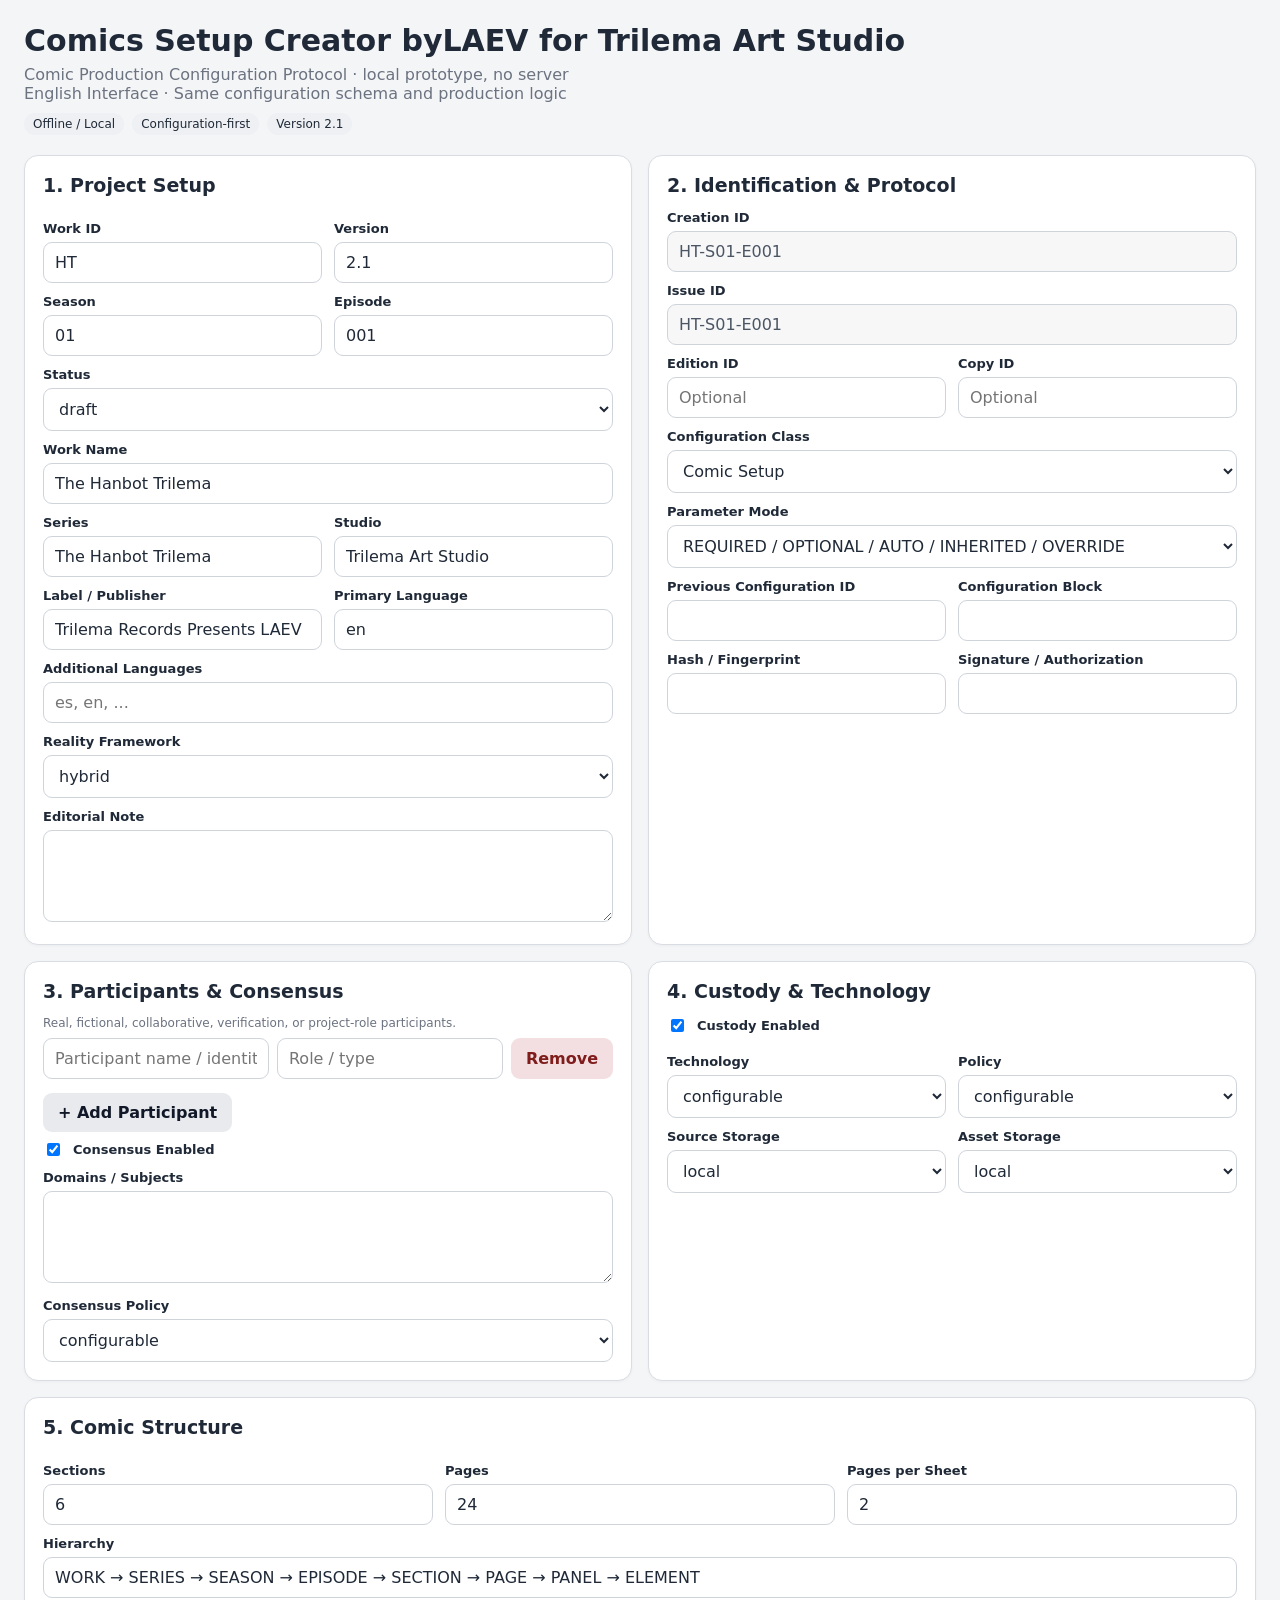
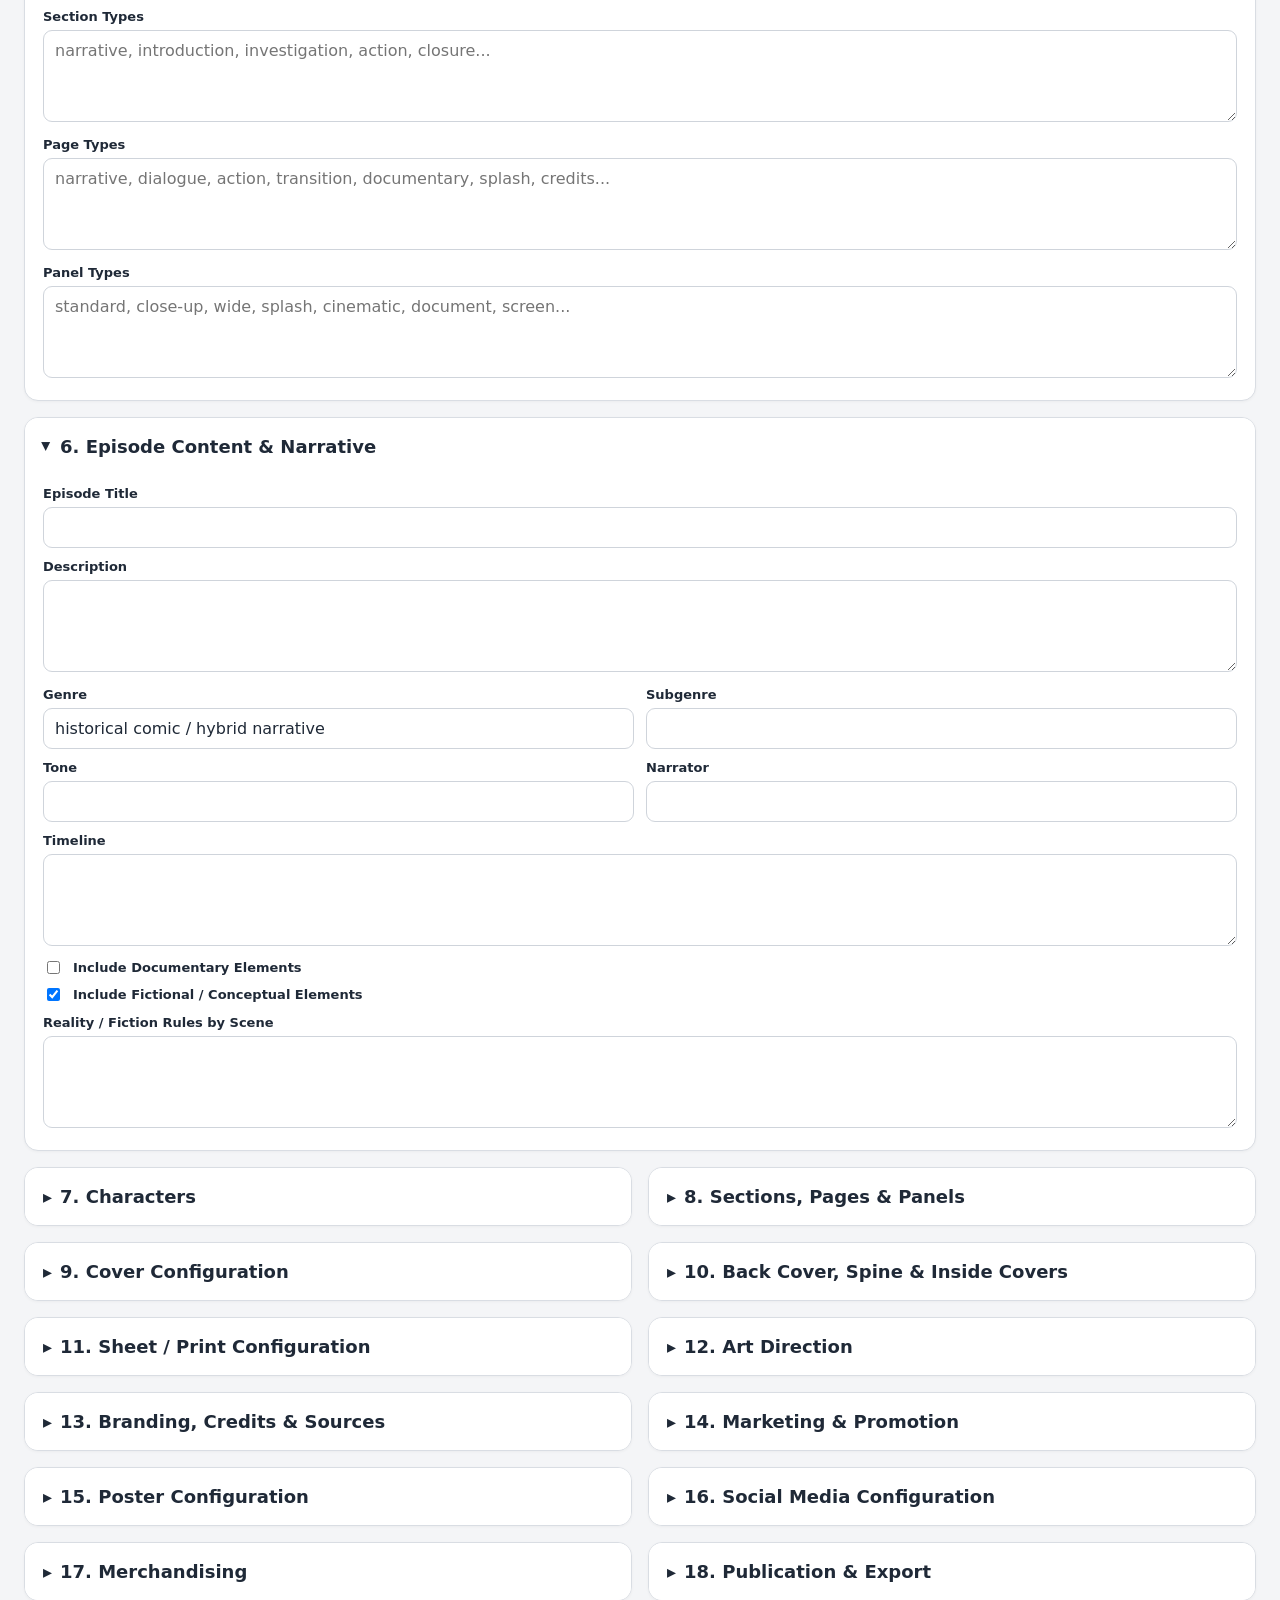
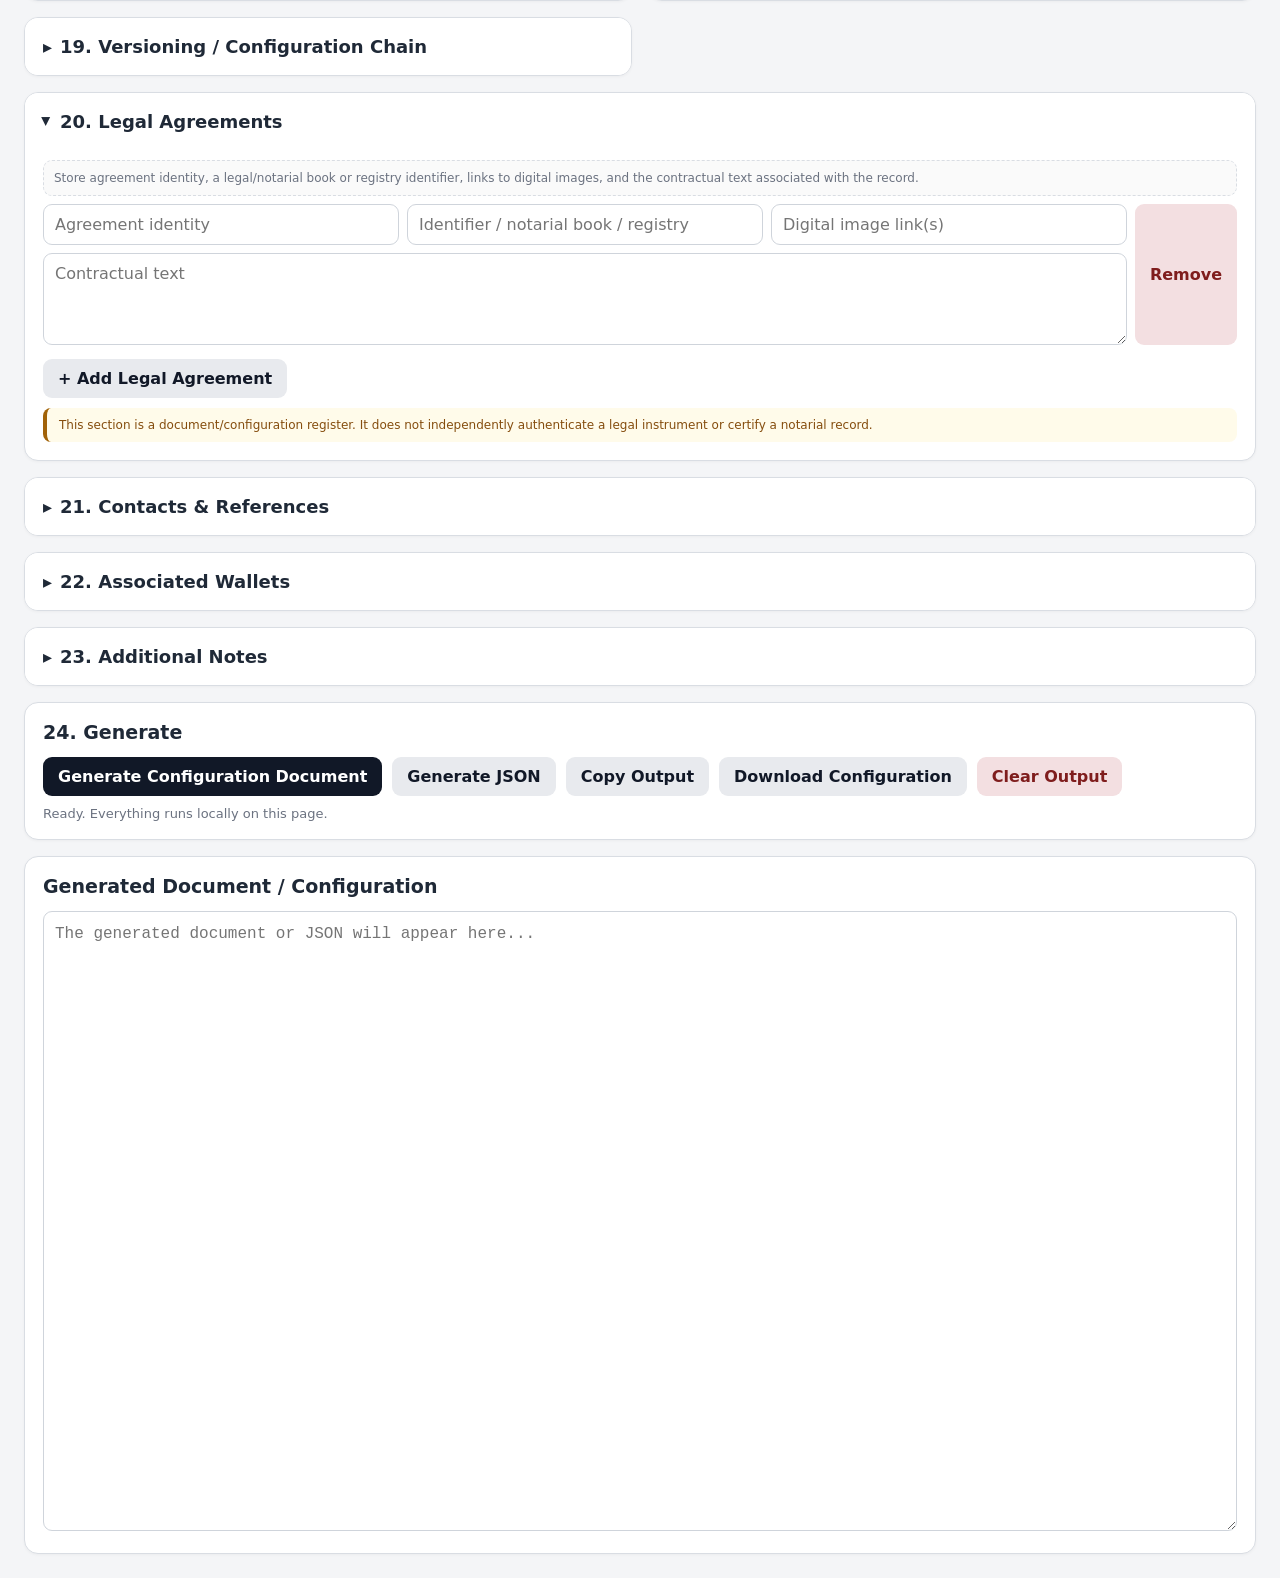
<file: trilema-art-studio/comics/Comics Setup Creator byLAEV for Trilema Art Studio.html>
<!doctype html>
<html lang="en">
<head>
<meta charset="utf-8">
<meta name="viewport" content="width=device-width, initial-scale=1">
<title>Comics Setup Creator byLAEV for Trilema Art Studio — English</title>
<style>
:root{--bg:#f4f5f7;--card:#fff;--line:#d9dde3;--text:#1f2937;--muted:#6b7280;--accent:#111827;--soft:#eef0f3;--danger:#7f1d1d;--dangerBg:#f3dfe1}
*{box-sizing:border-box}body{margin:0;font-family:system-ui,-apple-system,BlinkMacSystemFont,"Segoe UI",sans-serif;background:var(--bg);color:var(--text)}
.wrap{max-width:1280px;margin:0 auto;padding:24px}header{margin-bottom:20px}h1{margin:0 0 6px;font-size:30px;line-height:1.15}h2{font-size:19px;margin:0 0 14px}h3{font-size:15px;margin:18px 0 10px}.subtitle{margin:0;color:var(--muted)}.meta{display:flex;gap:8px;flex-wrap:wrap;margin-top:10px}.badge{display:inline-block;background:var(--soft);border-radius:999px;padding:4px 9px;font-size:12px}
.grid{display:grid;grid-template-columns:1fr 1fr;gap:16px}.card{background:var(--card);border:1px solid var(--line);border-radius:14px;padding:18px;box-shadow:0 1px 3px rgba(0,0,0,.04)}.full{grid-column:1/-1}
details.card{padding:0;overflow:hidden}details.card>summary{list-style:none;cursor:pointer;padding:18px;font-weight:750;font-size:18px;background:#fff}details.card>summary::-webkit-details-marker{display:none}details.card>summary:before{content:'▸';display:inline-block;margin-right:8px;transition:.15s}details.card[open]>summary:before{transform:rotate(90deg)}.inside{padding:0 18px 18px}
label{display:block;font-weight:650;font-size:13px;margin:11px 0 6px}input,select,textarea{width:100%;border:1px solid #cfd4db;border-radius:9px;padding:10px 11px;background:#fff;color:var(--text);font:inherit}textarea{min-height:92px;resize:vertical}input[readonly]{background:#f7f7f8;color:#4b5563}.row{display:grid;grid-template-columns:1fr 1fr;gap:12px}.row3{display:grid;grid-template-columns:1fr 1fr 1fr;gap:12px}.inline{display:flex;align-items:center;gap:10px;margin:8px 0}.inline input{width:auto}.hint{font-size:12px;color:var(--muted);margin-top:5px}
.list{display:grid;gap:8px;margin-top:8px}.list-row{display:grid;grid-template-columns:1fr auto;gap:8px}.list-row .wide{display:grid;grid-template-columns:repeat(2,minmax(0,1fr));gap:8px}.wallet-row .wide{grid-template-columns:repeat(3,minmax(0,1fr))}.contact-row .wide{grid-template-columns:repeat(4,minmax(0,1fr))}.agreement-row .wide{grid-template-columns:repeat(3,minmax(0,1fr))}
button{border:0;border-radius:9px;padding:10px 15px;font:inherit;font-weight:700;cursor:pointer}.primary{background:var(--accent);color:#fff}.secondary{background:#e8eaee;color:#111827}.danger{background:var(--dangerBg);color:var(--danger)}.actions{display:flex;gap:10px;flex-wrap:wrap;margin-top:14px}.status{margin-top:10px;color:var(--muted);font-size:13px}.section-note{border:1px dashed var(--line);background:#fafafa;padding:10px;border-radius:9px;color:var(--muted);font-size:12px;margin-top:10px}.warning{border-left:4px solid #a16207;background:#fffbea;color:#854d0e;padding:10px 12px;border-radius:8px;font-size:12px;margin-top:10px}
.checkgrid{display:grid;grid-template-columns:repeat(3,minmax(0,1fr));gap:8px 12px;margin-top:8px}.check{display:flex;align-items:center;gap:8px;font-size:13px}.check input{width:auto}#output{min-height:620px;font-family:ui-monospace,SFMono-Regular,Menlo,Consolas,"Liberation Mono",monospace;line-height:1.5;white-space:pre-wrap}
@media(max-width:950px){.grid,.row3{grid-template-columns:1fr}.checkgrid{grid-template-columns:1fr 1fr}.wallet-row .wide,.contact-row .wide,.agreement-row .wide{grid-template-columns:1fr 1fr}}@media(max-width:650px){.wrap{padding:14px}.row,.list-row .wide,.wallet-row .wide,.contact-row .wide,.agreement-row .wide{grid-template-columns:1fr}.checkgrid{grid-template-columns:1fr}}
</style>
</head>
<body>
<div class="wrap">
<header>
<h1>Comics Setup Creator byLAEV for Trilema Art Studio</h1>
<p class="subtitle">Comic Production Configuration Protocol · local prototype, no server</p>
<p class="subtitle">English Interface · Same configuration schema and production logic</p>
<div class="meta"><span class="badge">Offline / Local</span><span class="badge">Configuration-first</span><span class="badge">Version 2.1</span></div>
</header>

<div class="grid">
<section class="card">
<h2>1. Project Setup</h2>
<div class="row"><div><label for="workId">Work ID</label><input id="workId" value="HT" autocomplete="off"></div><div><label for="version">Version</label><input id="version" value="2.1"></div></div>
<div class="row"><div><label for="season">Season</label><input id="season" value="01" inputmode="numeric" maxlength="2"></div><div><label for="episode">Episode</label><input id="episode" value="001" inputmode="numeric" maxlength="3"></div></div>
<label for="status">Status</label><select id="status"><option>draft</option><option>review</option><option>approved</option><option>production</option><option>published</option><option>final</option></select>
<label for="workName">Work Name</label><input id="workName" value="The Hanbot Trilema">
<div class="row"><div><label for="seriesName">Series</label><input id="seriesName" value="The Hanbot Trilema"></div><div><label for="studioName">Studio</label><input id="studioName" value="Trilema Art Studio"></div></div>
<div class="row"><div><label for="publisherName">Label / Publisher</label><input id="publisherName" value="Trilema Records Presents LAEV"></div><div><label for="language">Primary Language</label><input id="language" value="en"></div></div>
<label for="otherLanguages">Additional Languages</label><input id="otherLanguages" placeholder="es, en, ...">
<label for="realityMode">Reality Framework</label><select id="realityMode"><option>hybrid</option><option>documented</option><option>fictional</option><option>conceptual</option></select>
<label for="editorialNote">Editorial Note</label><textarea id="editorialNote"></textarea>
</section>

<section class="card">
<h2>2. Identification & Protocol</h2>
<label for="creationId">Creation ID</label><input id="creationId" readonly>
<label for="issueId">Issue ID</label><input id="issueId" readonly>
<div class="row"><div><label for="editionId">Edition ID</label><input id="editionId" placeholder="Optional"></div><div><label for="copyId">Copy ID</label><input id="copyId" placeholder="Optional"></div></div>
<label for="configClass">Configuration Class</label><select id="configClass"><option>Comic Setup</option><option>Episode Setup</option><option>Season Setup</option><option>Publication Setup</option><option>Promotional Package</option></select>
<label for="parameterMode">Parameter Mode</label><select id="parameterMode"><option>REQUIRED / OPTIONAL / AUTO / INHERITED / OVERRIDE</option><option>REQUIRED-first</option><option>OPTIONAL-first</option></select>
<div class="row"><div><label for="previousConfigId">Previous Configuration ID</label><input id="previousConfigId"></div><div><label for="blockNumber">Configuration Block</label><input id="blockNumber"></div></div>
<div class="row"><div><label for="hash">Hash / Fingerprint</label><input id="hash"></div><div><label for="signature">Signature / Authorization</label><input id="signature"></div></div>
</section>

<section class="card">
<h2>3. Participants & Consensus</h2>
<div class="hint">Real, fictional, collaborative, verification, or project-role participants.</div>
<div id="participantsList" class="list"></div><div class="actions"><button class="secondary" type="button" id="addParticipant">+ Add Participant</button></div>
<label class="inline"><input id="consensusEnabled" type="checkbox" checked> Consensus Enabled</label>
<label for="domains">Domains / Subjects</label><textarea id="domains"></textarea>
<label for="consensusPolicy">Consensus Policy</label><select id="consensusPolicy"><option>configurable</option><option>documentary-verification</option><option>editorial-review</option><option>none</option></select>
</section>

<section class="card">
<h2>4. Custody & Technology</h2>
<label class="inline"><input id="custodyEnabled" type="checkbox" checked> Custody Enabled</label>
<div class="row"><div><label for="technology">Technology</label><select id="technology"><option>configurable</option><option>local-only</option></select></div><div><label for="policy">Policy</label><select id="policy"><option>configurable</option><option>local</option></select></div></div>
<div class="row"><div><label for="sourceStorage">Source Storage</label><select id="sourceStorage"><option>local</option><option>embedded-reference</option><option>external</option></select></div><div><label for="assetStorage">Asset Storage</label><select id="assetStorage"><option>local</option><option>project-folder</option><option>external</option></select></div></div>
</section>

<section class="card full">
<h2>5. Comic Structure</h2>
<div class="row3"><div><label for="totalSections">Sections</label><input id="totalSections" type="number" min="0" value="6"></div><div><label for="totalPages">Pages</label><input id="totalPages" type="number" min="0" value="24"></div><div><label for="pagesPerSheet">Pages per Sheet</label><input id="pagesPerSheet" type="number" min="1" value="2"></div></div>
<label for="structurePath">Hierarchy</label><input id="structurePath" value="WORK → SERIES → SEASON → EPISODE → SECTION → PAGE → PANEL → ELEMENT">
<label for="sectionTypes">Section Types</label><textarea id="sectionTypes" placeholder="narrative, introduction, investigation, action, closure..."></textarea>
<label for="pageTypes">Page Types</label><textarea id="pageTypes" placeholder="narrative, dialogue, action, transition, documentary, splash, credits..."></textarea>
<label for="panelTypes">Panel Types</label><textarea id="panelTypes" placeholder="standard, close-up, wide, splash, cinematic, document, screen..."></textarea>
</section>

<details class="card full" open><summary>6. Episode Content & Narrative</summary><div class="inside">
<label for="title">Episode Title</label><input id="title">
<label for="description">Description</label><textarea id="description"></textarea>
<div class="row"><div><label for="genre">Genre</label><input id="genre" value="historical comic / hybrid narrative"></div><div><label for="subgenre">Subgenre</label><input id="subgenre"></div></div>
<div class="row"><div><label for="tone">Tone</label><input id="tone"></div><div><label for="narrator">Narrator</label><input id="narrator"></div></div>
<label for="timeline">Timeline</label><textarea id="timeline"></textarea>
<label class="inline"><input id="documentaryElements" type="checkbox"> Include Documentary Elements</label>
<label class="inline"><input id="fictionalElements" type="checkbox" checked> Include Fictional / Conceptual Elements</label>
<label for="realityRules">Reality / Fiction Rules by Scene</label><textarea id="realityRules"></textarea>
</div></details>

<details class="card"><summary>7. Characters</summary><div class="inside">
<div class="hint">Reusable at series, season, or episode level.</div><div id="charactersList" class="list"></div><div class="actions"><button class="secondary" type="button" id="addCharacter">+ Add Character</button></div>
<label for="characterRules">Appearance / Continuity Rules</label><textarea id="characterRules"></textarea>
</div></details>

<details class="card"><summary>8. Sections, Pages & Panels</summary><div class="inside">
<label for="sectionPlan">Section Plan</label><textarea id="sectionPlan"></textarea>
<label for="pagePlan">Page Plan</label><textarea id="pagePlan"></textarea>
<label for="panelRules">Panel Rules</label><textarea id="panelRules"></textarea>
<div class="row"><div><label for="pageNumbering">Page Numbering</label><select id="pageNumbering"><option>automatic</option><option>manual</option><option>hidden</option></select></div><div><label for="pageNumberPosition">Page Number Position</label><select id="pageNumberPosition"><option>bottom-center</option><option>bottom-left</option><option>bottom-right</option><option>top-right</option></select></div></div>
</div></details>

<details class="card"><summary>9. Cover Configuration</summary><div class="inside">
<div class="row"><div><label for="coverEnabled">Cover</label><select id="coverEnabled"><option>enabled</option><option>disabled</option></select></div><div><label for="coverType">Type</label><select id="coverType"><option>official</option><option>alternative</option><option>season</option><option>episode</option><option>collector</option><option>promotional</option><option>variant</option><option>poster-cover</option></select></div></div>
<div class="row"><div><label for="coverFormat">Format</label><input id="coverFormat" value="portrait"></div><div><label for="coverRatio">Ratio</label><input id="coverRatio" placeholder="2:3, A4, Letter..."></div></div>
<label for="coverTitle">Cover Title</label><input id="coverTitle" value="The Hanbot Trilema">
<label for="coverSubtitle">Subtitle / Claim</label><input id="coverSubtitle">
<label for="coverCharacters">Visible Characters</label><textarea id="coverCharacters"></textarea>
<label for="coverElements">Graphic Elements</label><textarea id="coverElements"></textarea>
<label for="coverCredits">Cover Credits</label><textarea id="coverCredits"></textarea>
<label for="coverCode">Visible Code / Identifier</label><input id="coverCode">
</div></details>

<details class="card"><summary>10. Back Cover, Spine & Inside Covers</summary><div class="inside">
<label for="backSummary">Back Cover Synopsis</label><textarea id="backSummary"></textarea>
<label for="backElements">Back Cover Elements</label><textarea id="backElements"></textarea>
<div class="row"><div><label for="spineEnabled">Spine</label><select id="spineEnabled"><option>enabled</option><option>disabled</option></select></div><div><label for="spineText">Spine Text</label><input id="spineText"></div></div>
<label for="insideFront">Inside Front Cover</label><textarea id="insideFront"></textarea>
<label for="insideBack">Inside Back Cover</label><textarea id="insideBack"></textarea>
</div></details>

<details class="card"><summary>11. Sheet / Print Configuration</summary><div class="inside">
<div class="row3"><div><label for="sheetCount">Number of Sheets</label><input id="sheetCount" type="number" min="0" value="12"></div><div><label for="printMode">Printing</label><select id="printMode"><option>duplex</option><option>simplex</option></select></div><div><label for="imposition">Imposition</label><select id="imposition"><option>automatic</option><option>manual</option></select></div></div>
<div class="row"><div><label for="paperFormat">Physical Format</label><input id="paperFormat" value="A4"></div><div><label for="binding">Binding</label><input id="binding" placeholder="saddle stitch, perfect binding, etc."></div></div>
<div class="row3"><div><label for="bleed">Bleed</label><input id="bleed" value="3 mm"></div><div><label for="safeArea">Safe Area</label><input id="safeArea" value="5 mm"></div><div><label for="cutMarks">Crop Marks</label><select id="cutMarks"><option>enabled</option><option>disabled</option></select></div></div>
<label for="sheetOrder">Imposition / Signature Order</label><textarea id="sheetOrder"></textarea>
</div></details>

<details class="card"><summary>12. Art Direction</summary><div class="inside">
<div class="row"><div><label for="artStyle">Style</label><input id="artStyle" value="comic editorial"></div><div><label for="artColor">Color</label><select id="artColor"><option>full-color</option><option>black-and-white</option><option>monochrome</option><option>limited-palette</option></select></div></div>
<div class="row"><div><label for="lineStyle">Line / Ink</label><input id="lineStyle"></div><div><label for="lighting">Lighting</label><input id="lighting"></div></div>
<div class="row"><div><label for="contrast">Contrast</label><input id="contrast"></div><div><label for="composition">Composition</label><input id="composition"></div></div>
<label for="visualReferences">Visual References</label><textarea id="visualReferences"></textarea>
<label for="consistencyRules">Consistency Rules</label><textarea id="consistencyRules"></textarea>
</div></details>

<details class="card"><summary>13. Branding, Credits & Sources</summary><div class="inside">
<label for="brands">Brands / Labels</label><textarea id="brands"></textarea>
<label for="logos">Logos / Signatures</label><textarea id="logos"></textarea>
<label for="brandPhrases">Identity Phrases</label><textarea id="brandPhrases"></textarea>
<div class="row"><div><label for="mainUrl">Main URL</label><input id="mainUrl"></div><div><label for="githubUrl">GitHub</label><input id="githubUrl" value="github.com/byLAEV"></div></div>
<label for="verificationLabel">Verifiers / Reference</label><input id="verificationLabel" value="trilema.com + github.com/byLAEV">
<label for="credits">Credits</label><textarea id="credits"></textarea>
<div id="sourcesList" class="list"></div><div class="actions"><button class="secondary" type="button" id="addSource">+ Add Source</button></div>
<label for="sourceRules">Provenance Rules</label><textarea id="sourceRules"></textarea>
</div></details>

<details class="card"><summary>14. Marketing & Promotion</summary><div class="inside">
<label for="marketingGoal">Goal</label><textarea id="marketingGoal"></textarea>
<div class="checkgrid"><label class="check"><input id="assetTrailer" type="checkbox"> Trailer</label><label class="check"><input id="assetTeaser" type="checkbox" checked> Teaser</label><label class="check"><input id="assetPoster" type="checkbox" checked> Poster</label><label class="check"><input id="assetBanner" type="checkbox" checked> Banner</label><label class="check"><input id="assetSocial" type="checkbox" checked> Social Card</label><label class="check"><input id="assetPress" type="checkbox"> Press Kit</label><label class="check"><input id="assetMedia" type="checkbox"> Media Kit</label><label class="check"><input id="assetLaunch" type="checkbox"> Launch Card</label><label class="check"><input id="assetQuote" type="checkbox"> Quote Card</label></div>
<label for="campaignCopy">Promotional Copy</label><textarea id="campaignCopy"></textarea><label for="campaignChannels">Channels</label><textarea id="campaignChannels"></textarea>
</div></details>

<details class="card"><summary>15. Poster Configuration</summary><div class="inside">
<div class="row3"><div><label for="posterType">Type</label><select id="posterType"><option>episode</option><option>season</option><option>character</option><option>teaser</option><option>release</option><option>limited-edition</option><option>event</option></select></div><div><label for="posterFormat">Format</label><input id="posterFormat" value="A2"></div><div><label for="posterOrientation">Orientation</label><select id="posterOrientation"><option>portrait</option><option>landscape</option></select></div></div>
<label for="posterCharacters">Character / Focus</label><textarea id="posterCharacters"></textarea><label for="posterCopy">Copy</label><textarea id="posterCopy"></textarea><label for="posterBranding">Branding / QR / URL</label><textarea id="posterBranding"></textarea>
</div></details>

<details class="card"><summary>16. Social Media Configuration</summary><div class="inside">
<div class="checkgrid"><label class="check"><input id="socialX" type="checkbox" checked> X / Twitter</label><label class="check"><input id="socialInstagram" type="checkbox" checked> Instagram</label><label class="check"><input id="socialYouTube" type="checkbox"> YouTube</label><label class="check"><input id="socialFacebook" type="checkbox"> Facebook</label><label class="check"><input id="socialWebsite" type="checkbox" checked> Website</label></div>
<label for="socialFormats">Formats</label><textarea id="socialFormats"></textarea><label for="socialCopy">Copy / Captions</label><textarea id="socialCopy"></textarea><label for="hashtags">Hashtags / Keywords</label><textarea id="hashtags"></textarea>
</div></details>

<details class="card"><summary>17. Merchandising</summary><div class="inside">
<div class="checkgrid"><label class="check"><input id="merchShirt" type="checkbox"> T-shirt</label><label class="check"><input id="merchSticker" type="checkbox"> Sticker</label><label class="check"><input id="merchPostcard" type="checkbox"> Postcard</label><label class="check"><input id="merchPrint" type="checkbox"> Art Print</label><label class="check"><input id="merchCard" type="checkbox"> Trading Card</label><label class="check"><input id="merchBadge" type="checkbox"> Badge</label><label class="check"><input id="merchCollectible" type="checkbox"> Collectible</label><label class="check"><input id="merchDigital" type="checkbox"> Digital Asset</label></div>
<label for="merchRules">Rules / Specifications</label><textarea id="merchRules"></textarea>
</div></details>

<details class="card"><summary>18. Publication & Export</summary><div class="inside">
<div class="checkgrid"><label class="check"><input id="pubComic" type="checkbox" checked> Comic</label><label class="check"><input id="pubDigital" type="checkbox" checked> Digital Comic</label><label class="check"><input id="pubPrint" type="checkbox"> Print Comic</label><label class="check"><input id="pubPoster" type="checkbox" checked> Poster</label><label class="check"><input id="pubPromotional" type="checkbox" checked> Promotional Pack</label><label class="check"><input id="pubSocial" type="checkbox" checked> Social Pack</label><label class="check"><input id="pubPress" type="checkbox"> Press Kit</label><label class="check"><input id="pubCollector" type="checkbox"> Collector Edition</label><label class="check"><input id="pubComplete" type="checkbox"> Complete Package</label></div>
<label for="publicationNotes">Publication Notes</label><textarea id="publicationNotes"></textarea>
<div class="checkgrid"><label class="check"><input id="expHtml" type="checkbox" checked> HTML</label><label class="check"><input id="expPdf" type="checkbox" checked> PDF</label><label class="check"><input id="expImages" type="checkbox" checked> Images</label><label class="check"><input id="expZip" type="checkbox"> ZIP Production</label><label class="check"><input id="expPrint" type="checkbox"> Print Package</label><label class="check"><input id="expWeb" type="checkbox"> Web Package</label><label class="check"><input id="expSocial" type="checkbox"> Social Package</label><label class="check"><input id="expSource" type="checkbox" checked> Source Configuration</label></div>
<div class="row"><div><label for="archivePath">Archive Path / Identifier</label><input id="archivePath"></div><div><label for="archivePolicy">Archive Policy</label><select id="archivePolicy"><option>versioned</option><option>append-only</option><option>manual</option></select></div></div>
</div></details>

<details class="card"><summary>19. Versioning / Configuration Chain</summary><div class="inside">
<div class="row3"><div><label for="revision">Revision</label><input id="revision" value="0"></div><div><label for="configTimestamp">Timestamp</label><input id="configTimestamp" readonly></div><div><label for="parentConfiguration">Parent Configuration</label><input id="parentConfiguration"></div></div>
<label for="changeLog">Change Log</label><textarea id="changeLog"></textarea>
</div></details>

<details class="card full" open><summary>20. Legal Agreements</summary><div class="inside">
<div class="section-note">Store agreement identity, a legal/notarial book or registry identifier, links to digital images, and the contractual text associated with the record.</div>
<div id="agreementsList" class="list"></div><div class="actions"><button class="secondary" type="button" id="addAgreement">+ Add Legal Agreement</button></div>
<div class="warning">This section is a document/configuration register. It does not independently authenticate a legal instrument or certify a notarial record.</div>
</div></details>

<details class="card full"><summary>21. Contacts & References</summary><div class="inside">
<div class="section-note">Use this section for project contacts, institutional references, collaborators, sources, URLs, or other points of contact.</div>
<div id="contactsList" class="list"></div><div class="actions"><button class="secondary" type="button" id="addContact">+ Add Contact / Reference</button></div>
</div></details>

<details class="card full"><summary>22. Associated Wallets</summary><div class="inside">
<div class="section-note">Associate a person or named entity with a Bitcoin address and/or an Ethereum address. Addresses are stored as plain configuration data.</div>
<div id="walletsList" class="list"></div><div class="actions"><button class="secondary" type="button" id="addWallet">+ Add Associated Wallet</button></div>
<div class="warning">The configurator does not verify ownership or control of a wallet address. Use only addresses that are intended to be recorded in the project.</div>
</div></details>

<details class="card full"><summary>23. Additional Notes</summary><div class="inside">
<label for="additionalNotes">Additional Notes</label><textarea id="additionalNotes" placeholder="Anything that does not fit another configuration section..."></textarea>
<label for="internalNotes">Internal / Production Notes</label><textarea id="internalNotes"></textarea>
<label for="reviewNotes">Review Notes</label><textarea id="reviewNotes"></textarea>
</div></details>

<section class="card full"><h2>24. Generate</h2>
<div class="actions"><button class="primary" type="button" id="generateBtn">Generate Configuration Document</button><button class="secondary" type="button" id="jsonBtn">Generate JSON</button><button class="secondary" type="button" id="copyBtn">Copy Output</button><button class="secondary" type="button" id="downloadBtn">Download Configuration</button><button class="danger" type="button" id="clearBtn">Clear Output</button></div>
<div class="status" id="status">Ready. Everything runs locally on this page.</div></section>

<section class="card full"><h2>Generated Document / Configuration</h2><textarea id="output" spellcheck="false" placeholder="The generated document or JSON will appear here..."></textarea></section>
</div>
</div>

<script>
'use strict';
const $=id=>document.getElementById(id);
function pad(v,n){return String(v||'').replace(/\D/g,'').padStart(n,'0').slice(-n)}
function val(id){return $(id).value.trim()}
function lines(id){return $(id).value.split(/\r?\n/).map(x=>x.trim()).filter(Boolean)}
function bool(id){return $(id).checked}
function refreshIds(){const work=val('workId')||'HT',s=pad(val('season'),2),e=pad(val('episode'),3),id=`${work}-S${s}-E${e}`;$('creationId').value=id;$('issueId').value=id;$('configTimestamp').value=new Date().toISOString()}
function addRow(containerId,fields,values={},rowClass=''){const row=document.createElement('div');row.className='list-row '+rowClass;const wide=document.createElement('div');wide.className='wide';fields.forEach((f,i)=>{const input=document.createElement('input');input.type=f.type||'text';input.placeholder=f.placeholder;input.value=values[f.name]||'';input.dataset.field=f.name;wide.appendChild(input)});const rm=document.createElement('button');rm.type='button';rm.className='danger';rm.textContent='Remove';rm.onclick=()=>row.remove();row.append(wide,rm);$(containerId).appendChild(row)}
function addParticipant(v={}){addRow('participantsList',[{name:'name',placeholder:'Participant name / identity'},{name:'role',placeholder:'Role / type'}],v)}
function addCharacter(v={}){addRow('charactersList',[{name:'name',placeholder:'Character name'},{name:'role',placeholder:'Role / type (hero, villain, real, fictional...)'}],v)}
function addSource(v={}){addRow('sourcesList',[{name:'source',placeholder:'Source / document / URL'},{name:'scope',placeholder:'Scope / claim / scene / page'}],v)}
function addAgreement(v={}){addRow('agreementsList',[{name:'identity',placeholder:'Agreement identity'},{name:'identifier',placeholder:'Identifier / notarial book / registry'},{name:'image_links',placeholder:'Digital image link(s)'}],v,'agreement-row');const row=[...$('agreementsList').children].at(-1);const text=document.createElement('textarea');text.placeholder='Contractual text';text.dataset.field='contractual_text';text.style.gridColumn='1 / -1';row.querySelector('.wide').appendChild(text)}
function addContact(v={}){addRow('contactsList',[{name:'type',placeholder:'Type (contact / reference / institution)'},{name:'name',placeholder:'Name'},{name:'organization',placeholder:'Organization'},{name:'email_or_url',placeholder:'Email / URL'}],v,'contact-row');const row=[...$('contactsList').children].at(-1);const text=document.createElement('textarea');text.placeholder='Phone / address / notes';text.dataset.field='notes';text.style.gridColumn='1 / -1';row.querySelector('.wide').appendChild(text)}
function addWallet(v={}){addRow('walletsList',[{name:'name',placeholder:'Person / named entity'},{name:'bitcoin_address',placeholder:'Bitcoin address'},{name:'ethereum_address',placeholder:'Ethereum address'}],v,'wallet-row');const row=[...$('walletsList').children].at(-1);const text=document.createElement('input');text.placeholder='Wallet label / role / notes';text.dataset.field='notes';row.querySelector('.wide').appendChild(text)}
function listData(id){return [...$(id).querySelectorAll('.list-row')].map(row=>Object.fromEntries([...row.querySelectorAll('[data-field]')].map(x=>[x.dataset.field,x.value.trim()]))).filter(o=>Object.values(o).some(Boolean))}
function checks(ids){return ids.filter(id=>$(id).checked).map(id=>id.replace(/^(asset|pub|exp|social|merch)/,''))}
function getConfig(){refreshIds();return{
 schema:'comic-production-configuration',schema_version:'2.1',
 project:{work_id:val('workId')||'HT',work_name:val('workName'),series:val('seriesName'),season:pad(val('season'),2),episode:pad(val('episode'),3),version:val('version')||'2.1',status:val('status'),studio:val('studioName'),publisher:val('publisherName'),language:val('language'),additional_languages:lines('otherLanguages'),reality_mode:val('realityMode'),editorial_note:val('editorialNote')},
 identification:{creation_id:val('creationId'),issue_id:val('issueId'),edition_id:val('editionId')||null,copy_id:val('copyId')||null,config_class:val('configClass'),parameter_mode:val('parameterMode'),previous_configuration_id:val('previousConfigId')||null,configuration_block:val('blockNumber')||null,hash:val('hash')||null,signature:val('signature')||null},
 participants:{items:listData('participantsList'),consensus_enabled:bool('consensusEnabled'),domains:lines('domains'),policy:val('consensusPolicy')},
 custody:{enabled:bool('custodyEnabled'),technology:val('technology'),policy:val('policy'),source_storage:val('sourceStorage'),asset_storage:val('assetStorage')},
 structure:{total_sections:Number(val('totalSections')||0),total_pages:Number(val('totalPages')||0),pages_per_sheet:Number(val('pagesPerSheet')||1),hierarchy:val('structurePath'),section_types:lines('sectionTypes'),page_types:lines('pageTypes'),panel_types:lines('panelTypes')},
 episode_content:{title:val('title'),description:val('description'),genre:val('genre'),subgenre:val('subgenre'),tone:val('tone'),narrator:val('narrator'),timeline:val('timeline'),documentary_elements:bool('documentaryElements'),fictional_elements:bool('fictionalElements'),reality_rules:lines('realityRules')},
 characters:{items:listData('charactersList'),continuity_rules:val('characterRules')},
 page_panel_plan:{section_plan:val('sectionPlan'),page_plan:val('pagePlan'),panel_rules:val('panelRules'),page_numbering:val('pageNumbering'),page_number_position:val('pageNumberPosition')},
 cover:{enabled:val('coverEnabled'),type:val('coverType'),format:val('coverFormat'),ratio:val('coverRatio'),title:val('coverTitle'),subtitle:val('coverSubtitle'),characters:lines('coverCharacters'),graphic_elements:lines('coverElements'),credits:val('coverCredits'),visible_code:val('coverCode')},
 back_cover:{summary:val('backSummary'),elements:lines('backElements')},spine:{enabled:val('spineEnabled'),text:val('spineText')},inside_covers:{front:val('insideFront'),back:val('insideBack')},
 print:{sheet_count:Number(val('sheetCount')||0),pages_per_sheet:Number(val('pagesPerSheet')||1),mode:val('printMode'),format:val('paperFormat'),imposition:val('imposition'),binding:val('binding'),bleed:val('bleed'),safe_area:val('safeArea'),crop_marks:val('cutMarks'),sheet_order:val('sheetOrder')},
 art_direction:{style:val('artStyle'),color:val('artColor'),line_style:val('lineStyle'),lighting:val('lighting'),contrast:val('contrast'),composition:val('composition'),visual_references:lines('visualReferences'),consistency_rules:lines('consistencyRules')},
 branding:{brands:lines('brands'),logos:lines('logos'),identity_phrases:lines('brandPhrases'),main_url:val('mainUrl'),github:val('githubUrl'),verification_label:val('verificationLabel')},
 credits_sources:{credits:val('credits'),sources:listData('sourcesList'),provenance_rules:val('sourceRules')},
 marketing:{goal:val('marketingGoal'),assets:checks(['assetTrailer','assetTeaser','assetPoster','assetBanner','assetSocial','assetPress','assetMedia','assetLaunch','assetQuote']),copy:val('campaignCopy'),channels:lines('campaignChannels')},
 poster:{type:val('posterType'),format:val('posterFormat'),orientation:val('posterOrientation'),focus:lines('posterCharacters'),copy:val('posterCopy'),branding:val('posterBranding')},
 social:{channels:checks(['socialX','socialInstagram','socialYouTube','socialFacebook','socialWebsite']),formats:lines('socialFormats'),copy:val('socialCopy'),hashtags:lines('hashtags')},
 merchandising:{items:checks(['merchShirt','merchSticker','merchPostcard','merchPrint','merchCard','merchBadge','merchCollectible','merchDigital']),rules:val('merchRules')},
 publication:{outputs:checks(['pubComic','pubDigital','pubPrint','pubPoster','pubPromotional','pubSocial','pubPress','pubCollector','pubComplete']),notes:val('publicationNotes'),export_formats:checks(['expHtml','expPdf','expImages','expZip','expPrint','expWeb','expSocial','expSource']),archive_path:val('archivePath'),archive_policy:val('archivePolicy')},
 versioning:{revision:val('revision'),timestamp:val('configTimestamp'),parent_configuration:val('parentConfiguration'),change_log:val('changeLog')},
 legal_agreements:listData('agreementsList'),contacts_and_references:listData('contactsList'),associated_wallets:listData('walletsList'),additional_notes:{additional:val('additionalNotes'),internal:val('internalNotes'),review:val('reviewNotes')}
}}
function block(obj,indent=0){const s=' '.repeat(indent),out=[];for(const[k,v]of Object.entries(obj)){if(Array.isArray(v)){out.push(`${s}${k}:`);if(!v.length)out.push(`${s}  []`);else v.forEach(x=>out.push(`${s}  - ${typeof x==='object'?JSON.stringify(x):JSON.stringify(x)}`))}else if(v&&typeof v==='object'){out.push(`${s}${k}:`);out.push(block(v,indent+2))}else out.push(`${s}${k}: ${v===null?'null':typeof v==='string'?JSON.stringify(v):v}`)}return out.join('\n')}
function generate(){const c=getConfig();$('output').value=`COMICS SETUP CREATOR BYLAEV FOR TRILEMA ART STUDIO\nCOMIC PRODUCTION CONFIGURATION PROTOCOL\n\n${block(c)}`;$('status').textContent='Configuration document generated locally.'}
function generateJSON(){$('output').value=JSON.stringify(getConfig(),null,2);$('status').textContent='Configuration JSON generated locally.'}
async function copyOutput(){if(!$('output').value.trim())generate();try{if(navigator.clipboard&&window.isSecureContext)await navigator.clipboard.writeText($('output').value);else{$('output').focus();$('output').select();document.execCommand('copy');window.getSelection()?.removeAllRanges()}$('status').textContent='Output copied to clipboard.'}catch(e){$('output').focus();$('output').select();$('status').textContent='Output selected for manual copy.'}}
function downloadConfig(){if(!$('output').value.trim())generateJSON();const blob=new Blob([$('output').value],{type:'application/json;charset=utf-8'});const a=document.createElement('a');a.href=URL.createObjectURL(blob);a.download=`${$('creationId').value||'comic-setup'}-configuration.json`;document.body.appendChild(a);a.click();a.remove();setTimeout(()=>URL.revokeObjectURL(a.href),0);$('status').textContent='Configuration file downloaded.'}
$('addParticipant').onclick=()=>addParticipant();$('addCharacter').onclick=()=>addCharacter();$('addSource').onclick=()=>addSource();$('addAgreement').onclick=()=>addAgreement();$('addContact').onclick=()=>addContact();$('addWallet').onclick=()=>addWallet();$('generateBtn').onclick=generate;$('jsonBtn').onclick=generateJSON;$('copyBtn').onclick=copyOutput;$('downloadBtn').onclick=downloadConfig;$('clearBtn').onclick=()=>{$('output').value='';$('status').textContent='Output cleared.'};['workId','season','episode'].forEach(id=>$(id).addEventListener('input',refreshIds));refreshIds();addParticipant();addCharacter();addSource();addAgreement();addContact();addWallet();
</script>
</body>
</html>
</file>
